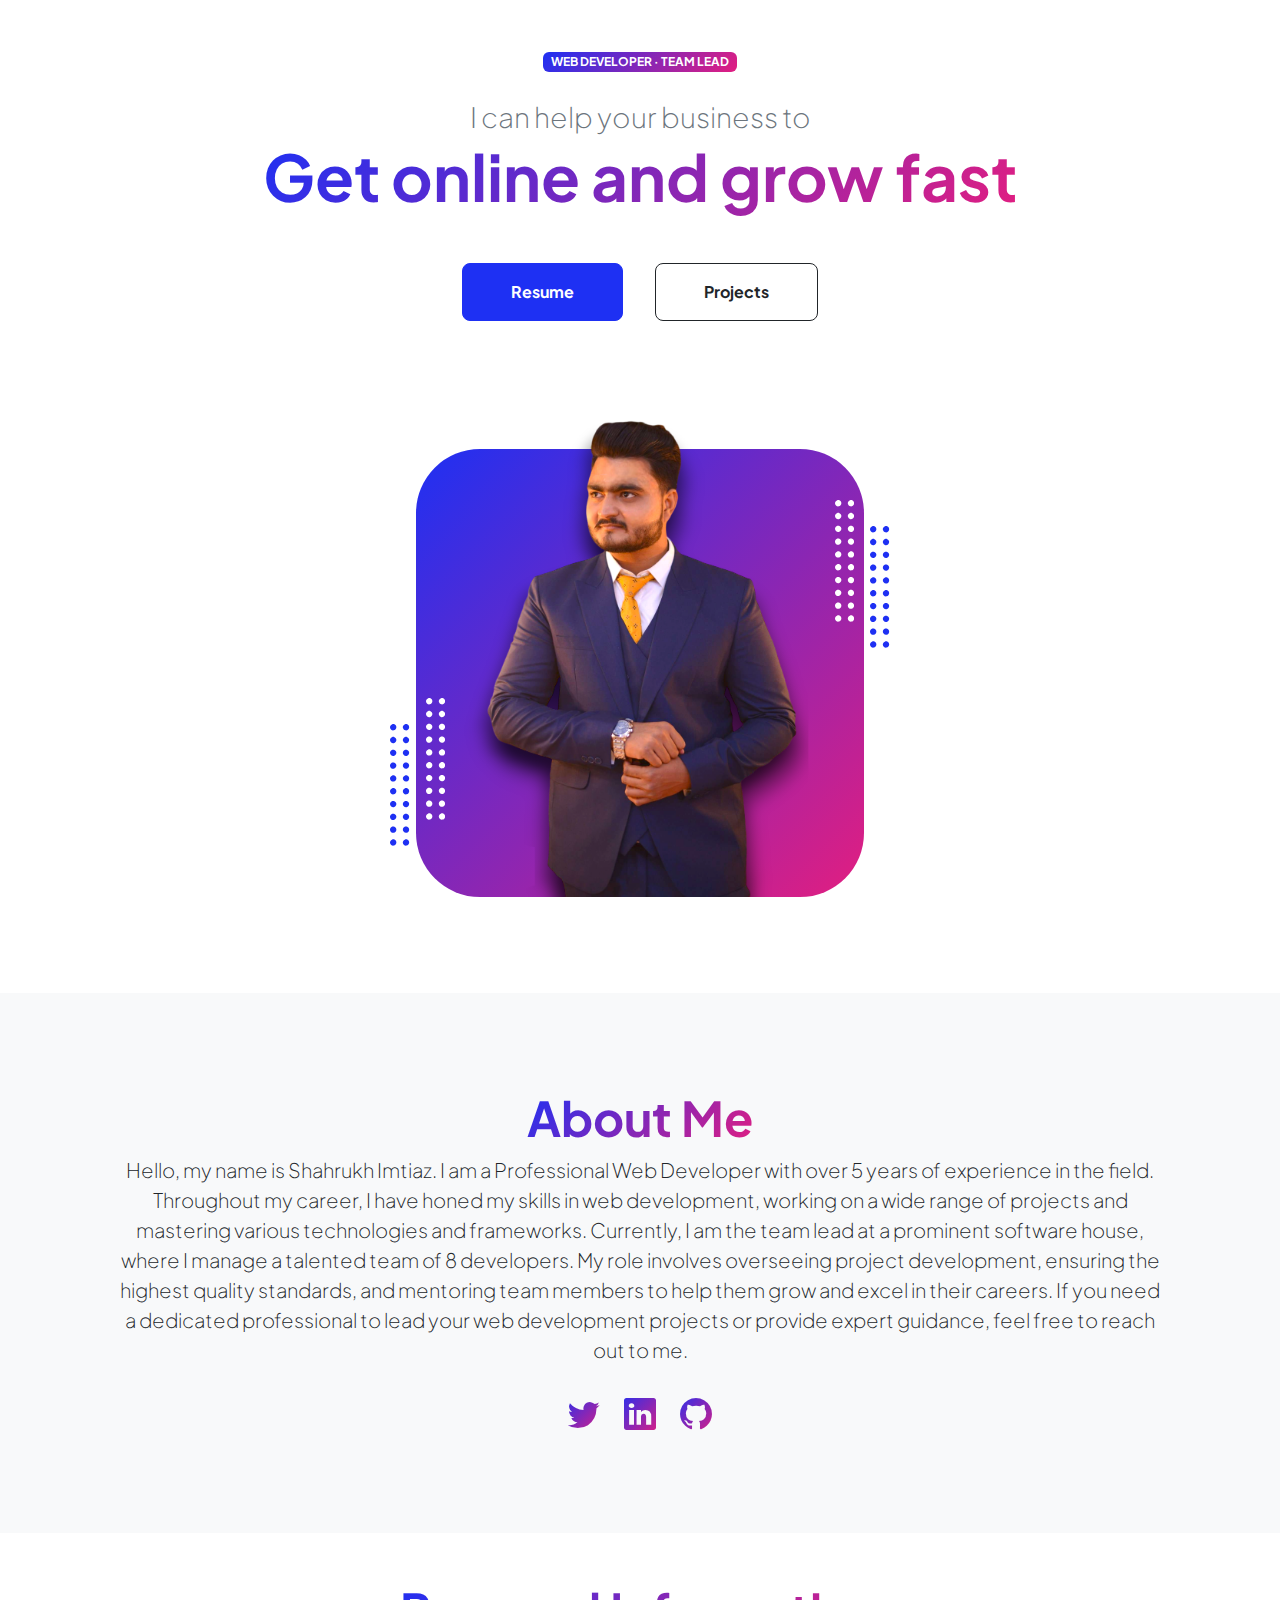
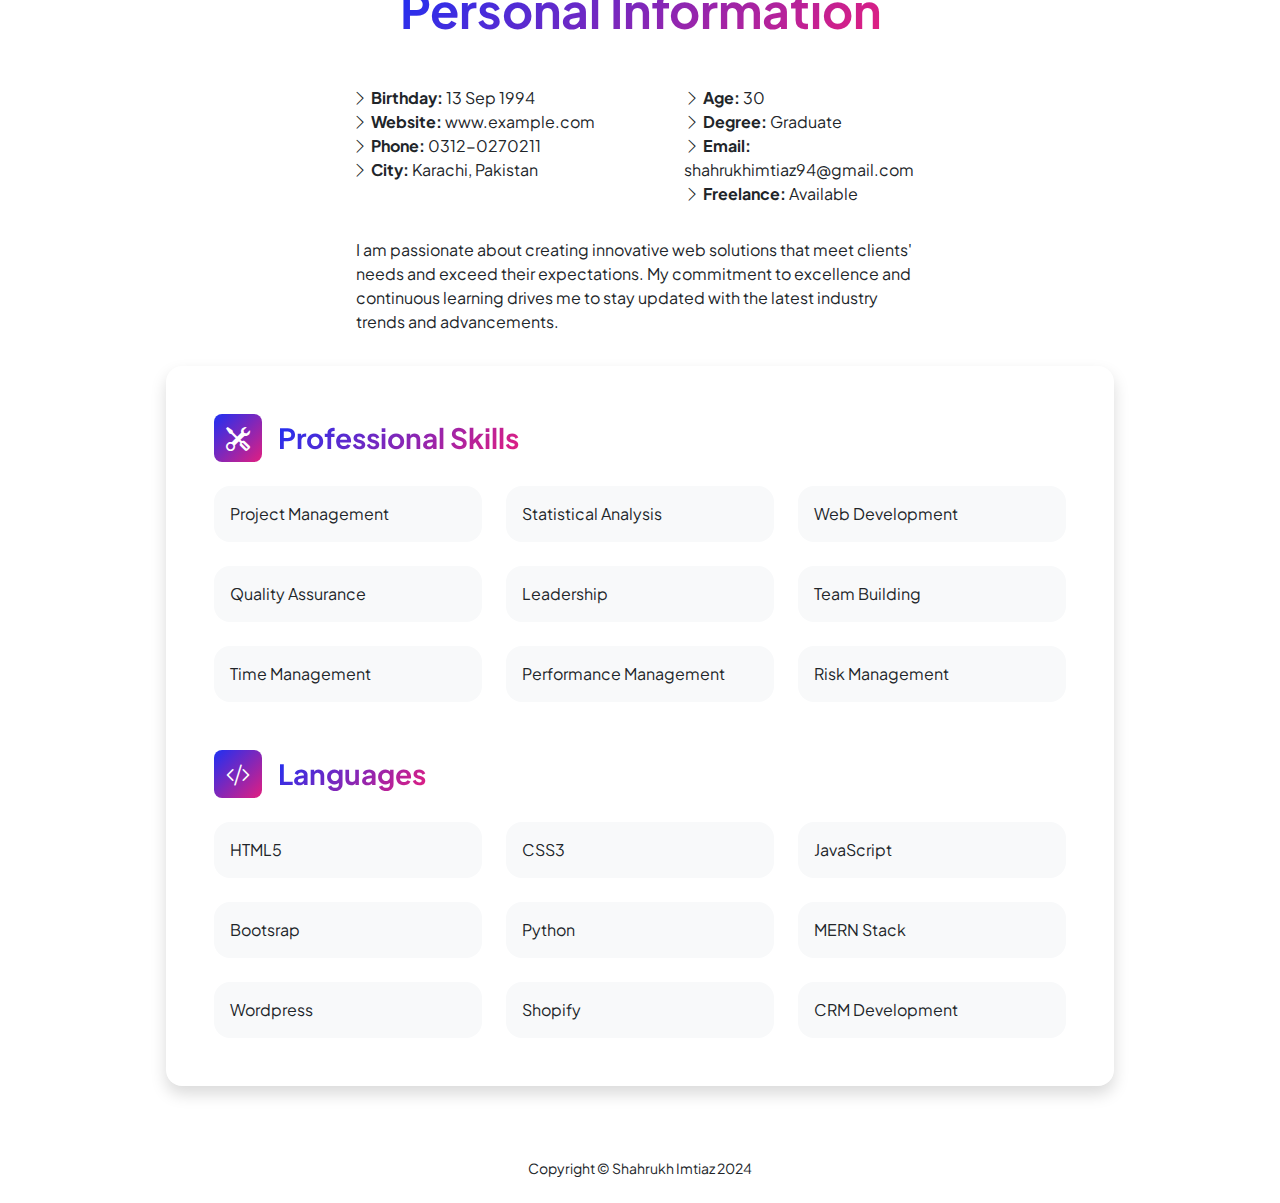
<file: index.html>
<!DOCTYPE html>
<html lang="en">
    <head>
        <meta charset="utf-8" />
        <meta name="viewport" content="width=device-width, initial-scale=1, shrink-to-fit=no" />
        <meta name="description" content="" />
        <meta name="author" content="" />
        <title>Personal - Start Bootstrap Theme</title>
        <!-- Favicon-->
        <link rel="icon" type="image/x-icon" href="assets/favicon.ico" />
        <!-- Custom Google font-->
        <link rel="preconnect" href="https://fonts.googleapis.com" />
        <link rel="preconnect" href="https://fonts.gstatic.com" crossorigin />
        <link href="https://fonts.googleapis.com/css2?family=Plus+Jakarta+Sans:wght@100;200;300;400;500;600;700;800;900&amp;display=swap" rel="stylesheet" />
        <!-- Bootstrap icons-->
        <link href="https://cdn.jsdelivr.net/npm/bootstrap-icons@1.8.1/font/bootstrap-icons.css" rel="stylesheet" />
        <!-- Core theme CSS (includes Bootstrap)-->
        <link href="css/styles.css" rel="stylesheet" />


    </head>
    <body class="d-flex flex-column h-100">
        <main class="flex-shrink-0">
           
            <!-- Header-->
            <header class="py-5">
                <div class="container px-5 pb-5">
                    <div class="row gx-5 align-items-center">
                        <div class="col-xxl-5">
                            <!-- Header text content-->
                            <div class="text-center text-xxl-start">
                                <div class="badge bg-gradient-primary-to-secondary text-white mb-4"><div class="text-uppercase">Web Developer &middot; Team Lead </div></div>
                                <div class="fs-3 fw-light text-muted">I can help your business to</div>
                                <h1 class="display-3 fw-bolder mb-5"><span class="text-gradient d-inline">Get online and grow fast</span></h1>
                                <div class="d-grid gap-3 d-sm-flex justify-content-sm-center justify-content-xxl-start mb-3">
                                    <a class="btn btn-primary btn-lg px-5 py-3 me-sm-3 fs-6 fw-bolder" href="resume.html">Resume</a>
                                    <a class="btn btn-outline-dark btn-lg px-5 py-3 fs-6 fw-bolder" href="projects.html">Projects</a>
                                </div>
                            </div>
                        </div>
                        <div class="col-xxl-7">
                            <!-- Header profile picture-->
                            <div class="d-flex justify-content-center mt-5 mt-xxl-0">
                                <div class="profile bg-gradient-primary-to-secondary">
                                    <!-- TIP: For best results, use a photo with a transparent background like the demo example below-->
                                    <!-- Watch a tutorial on how to do this on YouTube (link)-->
                                    <img class="profile-img" src="assets/profile.png" alt="..." />
                                    <div class="dots-1">
                                        <!-- SVG Dots-->
                                        <svg version="1.1" xmlns="http://www.w3.org/2000/svg" xmlns:xlink="http://www.w3.org/1999/xlink" x="0px" y="0px" viewBox="0 0 191.6 1215.4" style="enable-background: new 0 0 191.6 1215.4" xml:space="preserve">
                                            <g transform="translate(0.000000,1280.000000) scale(0.100000,-0.100000)">
                                                <path d="M227.7,12788.6c-105-35-200-141-222-248c-43-206,163-412,369-369c155,32,275,190,260,339c-11,105-90,213-190,262        C383.7,12801.6,289.7,12808.6,227.7,12788.6z"></path>
                                                <path d="M1507.7,12788.6c-151-50-253-216-222-362c25-119,136-230,254-255c194-41,395,142,375,339c-11,105-90,213-190,262        C1663.7,12801.6,1569.7,12808.6,1507.7,12788.6z"></path>
                                                <path d="M227.7,11508.6c-105-35-200-141-222-248c-43-206,163-412,369-369c155,32,275,190,260,339c-11,105-90,213-190,262        C383.7,11521.6,289.7,11528.6,227.7,11508.6z"></path>
                                                <path d="M1507.7,11508.6c-151-50-253-216-222-362c25-119,136-230,254-255c194-41,395,142,375,339c-11,105-90,213-190,262        C1663.7,11521.6,1569.7,11528.6,1507.7,11508.6z"></path>
                                                <path d="M227.7,10228.6c-105-35-200-141-222-248c-43-206,163-412,369-369c155,32,275,190,260,339c-11,105-90,213-190,262        C383.7,10241.6,289.7,10248.6,227.7,10228.6z"></path>
                                                <path d="M1507.7,10228.6c-105-35-200-141-222-248c-43-206,163-412,369-369c155,32,275,190,260,339c-11,105-90,213-190,262        C1663.7,10241.6,1569.7,10248.6,1507.7,10228.6z"></path>
                                                <path d="M227.7,8948.6c-105-35-200-141-222-248c-43-206,163-412,369-369c155,32,275,190,260,339c-11,105-90,213-190,262        C383.7,8961.6,289.7,8968.6,227.7,8948.6z"></path>
                                                <path d="M1507.7,8948.6c-105-35-200-141-222-248c-43-206,163-412,369-369c155,32,275,190,260,339c-11,105-90,213-190,262        C1663.7,8961.6,1569.7,8968.6,1507.7,8948.6z"></path>
                                                <path d="M227.7,7668.6c-105-35-200-141-222-248c-43-206,163-412,369-369c155,32,275,190,260,339c-11,105-90,213-190,262        C383.7,7681.6,289.7,7688.6,227.7,7668.6z"></path>
                                                <path d="M1507.7,7668.6c-105-35-200-141-222-248c-43-206,163-412,369-369c155,32,275,190,260,339c-11,105-90,213-190,262        C1663.7,7681.6,1569.7,7688.6,1507.7,7668.6z"></path>
                                                <path d="M227.7,6388.6c-105-35-200-141-222-248c-43-206,163-412,369-369c155,32,275,190,260,339c-11,105-90,213-190,262        C383.7,6401.6,289.7,6408.6,227.7,6388.6z"></path>
                                                <path d="M1507.7,6388.6c-105-35-200-141-222-248c-43-206,163-412,369-369c155,32,275,190,260,339c-11,105-90,213-190,262        C1663.7,6401.6,1569.7,6408.6,1507.7,6388.6z"></path>
                                                <path d="M227.7,5108.6c-105-35-200-141-222-248c-43-206,163-412,369-369c155,32,275,190,260,339c-11,105-90,213-190,262        C383.7,5121.6,289.7,5128.6,227.7,5108.6z"></path>
                                                <path d="M1507.7,5108.6c-105-35-200-141-222-248c-43-206,163-412,369-369c155,32,275,190,260,339c-11,105-90,213-190,262        C1663.7,5121.6,1569.7,5128.6,1507.7,5108.6z"></path>
                                                <path d="M227.7,3828.6c-105-35-200-141-222-248c-43-206,163-412,369-369c155,32,275,190,260,339c-11,105-90,213-190,262        C383.7,3841.6,289.7,3848.6,227.7,3828.6z"></path>
                                                <path d="M1507.7,3828.6c-105-35-200-141-222-248c-43-206,163-412,369-369c155,32,275,190,260,339c-11,105-90,213-190,262        C1663.7,3841.6,1569.7,3848.6,1507.7,3828.6z"></path>
                                                <path d="M227.7,2548.6c-105-35-200-141-222-248c-43-206,163-412,369-369c155,32,275,190,260,339c-11,105-90,213-190,262        C383.7,2561.6,289.7,2568.6,227.7,2548.6z"></path>
                                                <path d="M1507.7,2548.6c-105-35-200-141-222-248c-43-206,163-412,369-369c155,32,275,190,260,339c-11,105-90,213-190,262        C1663.7,2561.6,1569.7,2568.6,1507.7,2548.6z"></path>
                                                <path d="M227.7,1268.6c-105-35-200-141-222-248c-43-206,163-412,369-369c155,32,275,190,260,339c-11,105-90,213-190,262        C383.7,1281.6,289.7,1288.6,227.7,1268.6z"></path>
                                                <path d="M1507.7,1268.6c-105-35-200-141-222-248c-43-206,163-412,369-369c155,32,275,190,260,339c-11,105-90,213-190,262        C1663.7,1281.6,1569.7,1288.6,1507.7,1268.6z"></path>
                                            </g>
                                        </svg>
                                        <!-- END of SVG dots-->
                                    </div>
                                    <div class="dots-2">
                                        <!-- SVG Dots-->
                                        <svg version="1.1" xmlns="http://www.w3.org/2000/svg" xmlns:xlink="http://www.w3.org/1999/xlink" x="0px" y="0px" viewBox="0 0 191.6 1215.4" style="enable-background: new 0 0 191.6 1215.4" xml:space="preserve">
                                            <g transform="translate(0.000000,1280.000000) scale(0.100000,-0.100000)">
                                                <path d="M227.7,12788.6c-105-35-200-141-222-248c-43-206,163-412,369-369c155,32,275,190,260,339c-11,105-90,213-190,262        C383.7,12801.6,289.7,12808.6,227.7,12788.6z"></path>
                                                <path d="M1507.7,12788.6c-151-50-253-216-222-362c25-119,136-230,254-255c194-41,395,142,375,339c-11,105-90,213-190,262        C1663.7,12801.6,1569.7,12808.6,1507.7,12788.6z"></path>
                                                <path d="M227.7,11508.6c-105-35-200-141-222-248c-43-206,163-412,369-369c155,32,275,190,260,339c-11,105-90,213-190,262        C383.7,11521.6,289.7,11528.6,227.7,11508.6z"></path>
                                                <path d="M1507.7,11508.6c-151-50-253-216-222-362c25-119,136-230,254-255c194-41,395,142,375,339c-11,105-90,213-190,262        C1663.7,11521.6,1569.7,11528.6,1507.7,11508.6z"></path>
                                                <path d="M227.7,10228.6c-105-35-200-141-222-248c-43-206,163-412,369-369c155,32,275,190,260,339c-11,105-90,213-190,262        C383.7,10241.6,289.7,10248.6,227.7,10228.6z"></path>
                                                <path d="M1507.7,10228.6c-105-35-200-141-222-248c-43-206,163-412,369-369c155,32,275,190,260,339c-11,105-90,213-190,262        C1663.7,10241.6,1569.7,10248.6,1507.7,10228.6z"></path>
                                                <path d="M227.7,8948.6c-105-35-200-141-222-248c-43-206,163-412,369-369c155,32,275,190,260,339c-11,105-90,213-190,262        C383.7,8961.6,289.7,8968.6,227.7,8948.6z"></path>
                                                <path d="M1507.7,8948.6c-105-35-200-141-222-248c-43-206,163-412,369-369c155,32,275,190,260,339c-11,105-90,213-190,262        C1663.7,8961.6,1569.7,8968.6,1507.7,8948.6z"></path>
                                                <path d="M227.7,7668.6c-105-35-200-141-222-248c-43-206,163-412,369-369c155,32,275,190,260,339c-11,105-90,213-190,262        C383.7,7681.6,289.7,7688.6,227.7,7668.6z"></path>
                                                <path d="M1507.7,7668.6c-105-35-200-141-222-248c-43-206,163-412,369-369c155,32,275,190,260,339c-11,105-90,213-190,262        C1663.7,7681.6,1569.7,7688.6,1507.7,7668.6z"></path>
                                                <path d="M227.7,6388.6c-105-35-200-141-222-248c-43-206,163-412,369-369c155,32,275,190,260,339c-11,105-90,213-190,262        C383.7,6401.6,289.7,6408.6,227.7,6388.6z"></path>
                                                <path d="M1507.7,6388.6c-105-35-200-141-222-248c-43-206,163-412,369-369c155,32,275,190,260,339c-11,105-90,213-190,262        C1663.7,6401.6,1569.7,6408.6,1507.7,6388.6z"></path>
                                                <path d="M227.7,5108.6c-105-35-200-141-222-248c-43-206,163-412,369-369c155,32,275,190,260,339c-11,105-90,213-190,262        C383.7,5121.6,289.7,5128.6,227.7,5108.6z"></path>
                                                <path d="M1507.7,5108.6c-105-35-200-141-222-248c-43-206,163-412,369-369c155,32,275,190,260,339c-11,105-90,213-190,262        C1663.7,5121.6,1569.7,5128.6,1507.7,5108.6z"></path>
                                                <path d="M227.7,3828.6c-105-35-200-141-222-248c-43-206,163-412,369-369c155,32,275,190,260,339c-11,105-90,213-190,262        C383.7,3841.6,289.7,3848.6,227.7,3828.6z"></path>
                                                <path d="M1507.7,3828.6c-105-35-200-141-222-248c-43-206,163-412,369-369c155,32,275,190,260,339c-11,105-90,213-190,262        C1663.7,3841.6,1569.7,3848.6,1507.7,3828.6z"></path>
                                                <path d="M227.7,2548.6c-105-35-200-141-222-248c-43-206,163-412,369-369c155,32,275,190,260,339c-11,105-90,213-190,262        C383.7,2561.6,289.7,2568.6,227.7,2548.6z"></path>
                                                <path d="M1507.7,2548.6c-105-35-200-141-222-248c-43-206,163-412,369-369c155,32,275,190,260,339c-11,105-90,213-190,262        C1663.7,2561.6,1569.7,2568.6,1507.7,2548.6z"></path>
                                                <path d="M227.7,1268.6c-105-35-200-141-222-248c-43-206,163-412,369-369c155,32,275,190,260,339c-11,105-90,213-190,262        C383.7,1281.6,289.7,1288.6,227.7,1268.6z"></path>
                                                <path d="M1507.7,1268.6c-105-35-200-141-222-248c-43-206,163-412,369-369c155,32,275,190,260,339c-11,105-90,213-190,262        C1663.7,1281.6,1569.7,1288.6,1507.7,1268.6z"></path>
                                            </g>
                                        </svg>
                                        <!-- END of SVG dots-->
                                    </div>
                                    <div class="dots-3">
                                        <!-- SVG Dots-->
                                        <svg version="1.1" xmlns="http://www.w3.org/2000/svg" xmlns:xlink="http://www.w3.org/1999/xlink" x="0px" y="0px" viewBox="0 0 191.6 1215.4" style="enable-background: new 0 0 191.6 1215.4" xml:space="preserve">
                                            <g transform="translate(0.000000,1280.000000) scale(0.100000,-0.100000)">
                                                <path d="M227.7,12788.6c-105-35-200-141-222-248c-43-206,163-412,369-369c155,32,275,190,260,339c-11,105-90,213-190,262        C383.7,12801.6,289.7,12808.6,227.7,12788.6z"></path>
                                                <path d="M1507.7,12788.6c-151-50-253-216-222-362c25-119,136-230,254-255c194-41,395,142,375,339c-11,105-90,213-190,262        C1663.7,12801.6,1569.7,12808.6,1507.7,12788.6z"></path>
                                                <path d="M227.7,11508.6c-105-35-200-141-222-248c-43-206,163-412,369-369c155,32,275,190,260,339c-11,105-90,213-190,262        C383.7,11521.6,289.7,11528.6,227.7,11508.6z"></path>
                                                <path d="M1507.7,11508.6c-151-50-253-216-222-362c25-119,136-230,254-255c194-41,395,142,375,339c-11,105-90,213-190,262        C1663.7,11521.6,1569.7,11528.6,1507.7,11508.6z"></path>
                                                <path d="M227.7,10228.6c-105-35-200-141-222-248c-43-206,163-412,369-369c155,32,275,190,260,339c-11,105-90,213-190,262        C383.7,10241.6,289.7,10248.6,227.7,10228.6z"></path>
                                                <path d="M1507.7,10228.6c-105-35-200-141-222-248c-43-206,163-412,369-369c155,32,275,190,260,339c-11,105-90,213-190,262        C1663.7,10241.6,1569.7,10248.6,1507.7,10228.6z"></path>
                                                <path d="M227.7,8948.6c-105-35-200-141-222-248c-43-206,163-412,369-369c155,32,275,190,260,339c-11,105-90,213-190,262        C383.7,8961.6,289.7,8968.6,227.7,8948.6z"></path>
                                                <path d="M1507.7,8948.6c-105-35-200-141-222-248c-43-206,163-412,369-369c155,32,275,190,260,339c-11,105-90,213-190,262        C1663.7,8961.6,1569.7,8968.6,1507.7,8948.6z"></path>
                                                <path d="M227.7,7668.6c-105-35-200-141-222-248c-43-206,163-412,369-369c155,32,275,190,260,339c-11,105-90,213-190,262        C383.7,7681.6,289.7,7688.6,227.7,7668.6z"></path>
                                                <path d="M1507.7,7668.6c-105-35-200-141-222-248c-43-206,163-412,369-369c155,32,275,190,260,339c-11,105-90,213-190,262        C1663.7,7681.6,1569.7,7688.6,1507.7,7668.6z"></path>
                                                <path d="M227.7,6388.6c-105-35-200-141-222-248c-43-206,163-412,369-369c155,32,275,190,260,339c-11,105-90,213-190,262        C383.7,6401.6,289.7,6408.6,227.7,6388.6z"></path>
                                                <path d="M1507.7,6388.6c-105-35-200-141-222-248c-43-206,163-412,369-369c155,32,275,190,260,339c-11,105-90,213-190,262        C1663.7,6401.6,1569.7,6408.6,1507.7,6388.6z"></path>
                                                <path d="M227.7,5108.6c-105-35-200-141-222-248c-43-206,163-412,369-369c155,32,275,190,260,339c-11,105-90,213-190,262        C383.7,5121.6,289.7,5128.6,227.7,5108.6z"></path>
                                                <path d="M1507.7,5108.6c-105-35-200-141-222-248c-43-206,163-412,369-369c155,32,275,190,260,339c-11,105-90,213-190,262        C1663.7,5121.6,1569.7,5128.6,1507.7,5108.6z"></path>
                                                <path d="M227.7,3828.6c-105-35-200-141-222-248c-43-206,163-412,369-369c155,32,275,190,260,339c-11,105-90,213-190,262        C383.7,3841.6,289.7,3848.6,227.7,3828.6z"></path>
                                                <path d="M1507.7,3828.6c-105-35-200-141-222-248c-43-206,163-412,369-369c155,32,275,190,260,339c-11,105-90,213-190,262        C1663.7,3841.6,1569.7,3848.6,1507.7,3828.6z"></path>
                                                <path d="M227.7,2548.6c-105-35-200-141-222-248c-43-206,163-412,369-369c155,32,275,190,260,339c-11,105-90,213-190,262        C383.7,2561.6,289.7,2568.6,227.7,2548.6z"></path>
                                                <path d="M1507.7,2548.6c-105-35-200-141-222-248c-43-206,163-412,369-369c155,32,275,190,260,339c-11,105-90,213-190,262        C1663.7,2561.6,1569.7,2568.6,1507.7,2548.6z"></path>
                                                <path d="M227.7,1268.6c-105-35-200-141-222-248c-43-206,163-412,369-369c155,32,275,190,260,339c-11,105-90,213-190,262        C383.7,1281.6,289.7,1288.6,227.7,1268.6z"></path>
                                                <path d="M1507.7,1268.6c-105-35-200-141-222-248c-43-206,163-412,369-369c155,32,275,190,260,339c-11,105-90,213-190,262        C1663.7,1281.6,1569.7,1288.6,1507.7,1268.6z"></path>
                                            </g>
                                        </svg>
                                        <!-- END of SVG dots-->
                                    </div>
                                    <div class="dots-4">
                                        <!-- SVG Dots-->
                                        <svg version="1.1" xmlns="http://www.w3.org/2000/svg" xmlns:xlink="http://www.w3.org/1999/xlink" x="0px" y="0px" viewBox="0 0 191.6 1215.4" style="enable-background: new 0 0 191.6 1215.4" xml:space="preserve">
                                            <g transform="translate(0.000000,1280.000000) scale(0.100000,-0.100000)">
                                                <path d="M227.7,12788.6c-105-35-200-141-222-248c-43-206,163-412,369-369c155,32,275,190,260,339c-11,105-90,213-190,262        C383.7,12801.6,289.7,12808.6,227.7,12788.6z"></path>
                                                <path d="M1507.7,12788.6c-151-50-253-216-222-362c25-119,136-230,254-255c194-41,395,142,375,339c-11,105-90,213-190,262        C1663.7,12801.6,1569.7,12808.6,1507.7,12788.6z"></path>
                                                <path d="M227.7,11508.6c-105-35-200-141-222-248c-43-206,163-412,369-369c155,32,275,190,260,339c-11,105-90,213-190,262        C383.7,11521.6,289.7,11528.6,227.7,11508.6z"></path>
                                                <path d="M1507.7,11508.6c-151-50-253-216-222-362c25-119,136-230,254-255c194-41,395,142,375,339c-11,105-90,213-190,262        C1663.7,11521.6,1569.7,11528.6,1507.7,11508.6z"></path>
                                                <path d="M227.7,10228.6c-105-35-200-141-222-248c-43-206,163-412,369-369c155,32,275,190,260,339c-11,105-90,213-190,262        C383.7,10241.6,289.7,10248.6,227.7,10228.6z"></path>
                                                <path d="M1507.7,10228.6c-105-35-200-141-222-248c-43-206,163-412,369-369c155,32,275,190,260,339c-11,105-90,213-190,262        C1663.7,10241.6,1569.7,10248.6,1507.7,10228.6z"></path>
                                                <path d="M227.7,8948.6c-105-35-200-141-222-248c-43-206,163-412,369-369c155,32,275,190,260,339c-11,105-90,213-190,262        C383.7,8961.6,289.7,8968.6,227.7,8948.6z"></path>
                                                <path d="M1507.7,8948.6c-105-35-200-141-222-248c-43-206,163-412,369-369c155,32,275,190,260,339c-11,105-90,213-190,262        C1663.7,8961.6,1569.7,8968.6,1507.7,8948.6z"></path>
                                                <path d="M227.7,7668.6c-105-35-200-141-222-248c-43-206,163-412,369-369c155,32,275,190,260,339c-11,105-90,213-190,262        C383.7,7681.6,289.7,7688.6,227.7,7668.6z"></path>
                                                <path d="M1507.7,7668.6c-105-35-200-141-222-248c-43-206,163-412,369-369c155,32,275,190,260,339c-11,105-90,213-190,262        C1663.7,7681.6,1569.7,7688.6,1507.7,7668.6z"></path>
                                                <path d="M227.7,6388.6c-105-35-200-141-222-248c-43-206,163-412,369-369c155,32,275,190,260,339c-11,105-90,213-190,262        C383.7,6401.6,289.7,6408.6,227.7,6388.6z"></path>
                                                <path d="M1507.7,6388.6c-105-35-200-141-222-248c-43-206,163-412,369-369c155,32,275,190,260,339c-11,105-90,213-190,262        C1663.7,6401.6,1569.7,6408.6,1507.7,6388.6z"></path>
                                                <path d="M227.7,5108.6c-105-35-200-141-222-248c-43-206,163-412,369-369c155,32,275,190,260,339c-11,105-90,213-190,262        C383.7,5121.6,289.7,5128.6,227.7,5108.6z"></path>
                                                <path d="M1507.7,5108.6c-105-35-200-141-222-248c-43-206,163-412,369-369c155,32,275,190,260,339c-11,105-90,213-190,262        C1663.7,5121.6,1569.7,5128.6,1507.7,5108.6z"></path>
                                                <path d="M227.7,3828.6c-105-35-200-141-222-248c-43-206,163-412,369-369c155,32,275,190,260,339c-11,105-90,213-190,262        C383.7,3841.6,289.7,3848.6,227.7,3828.6z"></path>
                                                <path d="M1507.7,3828.6c-105-35-200-141-222-248c-43-206,163-412,369-369c155,32,275,190,260,339c-11,105-90,213-190,262        C1663.7,3841.6,1569.7,3848.6,1507.7,3828.6z"></path>
                                                <path d="M227.7,2548.6c-105-35-200-141-222-248c-43-206,163-412,369-369c155,32,275,190,260,339c-11,105-90,213-190,262        C383.7,2561.6,289.7,2568.6,227.7,2548.6z"></path>
                                                <path d="M1507.7,2548.6c-105-35-200-141-222-248c-43-206,163-412,369-369c155,32,275,190,260,339c-11,105-90,213-190,262        C1663.7,2561.6,1569.7,2568.6,1507.7,2548.6z"></path>
                                                <path d="M227.7,1268.6c-105-35-200-141-222-248c-43-206,163-412,369-369c155,32,275,190,260,339c-11,105-90,213-190,262        C383.7,1281.6,289.7,1288.6,227.7,1268.6z"></path>
                                                <path d="M1507.7,1268.6c-105-35-200-141-222-248c-43-206,163-412,369-369c155,32,275,190,260,339c-11,105-90,213-190,262        C1663.7,1281.6,1569.7,1288.6,1507.7,1268.6z"></path>
                                            </g>
                                        </svg>
                                        <!-- END of SVG dots-->
                                    </div>
                                </div>
                            </div>
                        </div>
                    </div>
                </div>
            </header>
            <!-- About Section-->
            <section class="bg-light py-5">
                <div class="container px-5">
                    <div class="row gx-5 justify-content-center">
                        <div class="col-xxl-8">
                            <div class="text-center my-5">
                                <h2 class="display-5 fw-bolder"><span class="text-gradient d-inline">About Me</span></h2>
                                <p class="lead fw-light mb-4">Hello, my name is Shahrukh Imtiaz. I am a Professional Web Developer with over 5 years of experience in the field. Throughout my career, I have honed my skills in web development, working on a wide range of projects and mastering various technologies and frameworks. Currently, I am the team lead at a prominent software house, where I manage a talented team of 8 developers. My role involves overseeing project development, ensuring the highest quality standards, and mentoring team members to help them grow and excel in their careers. If you need a dedicated professional to lead your web development projects or provide expert guidance, feel free to reach out to me.</p>
                            <div class="d-flex justify-content-center fs-2 gap-4">
                                    <a class="text-gradient" href="#"><i class="bi bi-twitter"></i></a>
                                    <a class="text-gradient" href="#"><i class="bi bi-linkedin"></i></a>
                                    <a class="text-gradient" href="#"><i class="bi bi-github"></i></a>
                                </div>
                            </div>
                        </div>
                    </div>
                </div>
            </section>
            <div class="col-lg-6 content mx-auto d-flex justify-content-center mt-5 align-items-center flex-column  ">
                <h2 class="display-5 fw-bolder text-gradient d-inline mb-5">Personal Information</h2>
           
                <div class="row">
                  <div class="col-lg-6 col-md-6 col-12">
                    <ul class="list-style-class">
                      <li><i class="bi bi-chevron-right"></i> <strong>Birthday:</strong> <span>13 Sep 1994</span></li>
                      <li><i class="bi bi-chevron-right"></i> <strong>Website:</strong> <span>www.example.com</span></li>
                      <li><i class="bi bi-chevron-right"></i> <strong>Phone:</strong> <span>0312-0270211</span></li>
                      <li><i class="bi bi-chevron-right"></i> <strong>City:</strong> <span>Karachi, Pakistan</span></li>
                    </ul>
                  </div>
                  <div class="col-lg-6 col-md-6 col-12 ">
                    <ul class="list-style-class">
                      <li><i class="bi bi-chevron-right"></i> <strong>Age:</strong> <span>30</span></li>
                      <li><i class="bi bi-chevron-right"></i> <strong>Degree:</strong> <span>Graduate</span></li>
                      <li><i class="bi bi-chevron-right"></i> <strong>Email:</strong> <span>shahrukhimtiaz94@gmail.com</span></li>
                      <li><i class="bi bi-chevron-right"></i> <strong>Freelance:</strong> <span>Available</span></li>
                    </ul>
                           
                </div>
                <p class="py-3 px-5">
                  I am passionate about creating innovative web solutions that meet clients' needs and exceed their expectations. My commitment to excellence and continuous learning drives me to stay updated with the latest industry trends and advancements.
                </p>
              </div>
            </div> 
                 <!-- Skills Section-->
                 <section>
                   <div class="row gx-5 justify-content-center">
                    <div class="col-lg-11 col-xl-9 col-xxl-8">
                    <!-- Skillset Card-->
                    <div class="card shadow border-0 rounded-4 mb-5">
                        <div class="card-body p-5">
                            <!-- Professional skills list-->
                            <div class="mb-5">
                                <div class="d-flex align-items-center mb-4">
                                    <div class="feature bg-primary bg-gradient-primary-to-secondary text-white rounded-3 me-3"><i class="bi bi-tools"></i></div>
                                    <h3 class="fw-bolder mb-0"><span class="text-gradient d-inline">Professional Skills</span></h3>
                                </div>
                                <div class="row row-cols-1 row-cols-md-3 mb-4">
                                    <div class="col mb-4 mb-md-0"><div class="d-flex align-items-center bg-light rounded-4 p-3 h-100">Project Management</div></div>
                                    <div class="col mb-4 mb-md-0"><div class="d-flex align-items-center bg-light rounded-4 p-3 h-100">Statistical Analysis</div></div>
                                    <div class="col"><div class="d-flex align-items-center bg-light rounded-4 p-3 h-100">Web Development</div></div>
                                </div>
                                <div class="row row-cols-1 row-cols-md-3 mb-4">
                                    <div class="col mb-4 mb-md-0"><div class="d-flex align-items-center bg-light rounded-4 p-3 h-100">Quality Assurance</div></div>
                                    <div class="col mb-4 mb-md-0"><div class="d-flex align-items-center bg-light rounded-4 p-3 h-100">Leadership</div></div>
                                    <div class="col"><div class="d-flex align-items-center bg-light rounded-4 p-3 h-100">Team Building</div></div>
                                </div>
                                <div class="row row-cols-1 row-cols-md-3">
                                    <div class="col mb-4 mb-md-0"><div class="d-flex align-items-center bg-light rounded-4 p-3 h-100">Time Management</div></div>
                                    <div class="col mb-4 mb-md-0"><div class="d-flex align-items-center bg-light rounded-4 p-3 h-100">Performance Management</div></div>
                                    <div class="col"><div class="d-flex align-items-center bg-light rounded-4 p-3 h-100">Risk Management</div></div>
                                </div>
                            </div>
                            <!-- Languages list-->
                            <div class="mb-0">
                                <div class="d-flex align-items-center mb-4">
                                    <div class="feature bg-primary bg-gradient-primary-to-secondary text-white rounded-3 me-3"><i class="bi bi-code-slash"></i></div>
                                    <h3 class="fw-bolder mb-0"><span class="text-gradient d-inline">Languages</span></h3>
                                </div>
                                <div class="row row-cols-1 row-cols-md-3 mb-4">
                                    <div class="col mb-4 mb-md-0"><div class="d-flex align-items-center bg-light rounded-4 p-3 h-100">HTML5</div></div>
                                    <div class="col mb-4 mb-md-0"><div class="d-flex align-items-center bg-light rounded-4 p-3 h-100">CSS3</div></div>
                                    <div class="col"><div class="d-flex align-items-center bg-light rounded-4 p-3 h-100">JavaScript</div></div>
                                </div>
                                <div class="row row-cols-1 row-cols-md-3 mb-4">
                                    <div class="col mb-4 mb-md-0"><div class="d-flex align-items-center bg-light rounded-4 p-3 h-100">Bootsrap</div></div>
                                    <div class="col mb-4 mb-md-0"><div class="d-flex align-items-center bg-light rounded-4 p-3 h-100">Python</div></div>
                                    <div class="col"><div class="d-flex align-items-center bg-light rounded-4 p-3 h-100">MERN Stack</div></div>
                                </div>

                                <div class="row row-cols-1 row-cols-md-3">
                                    <div class="col mb-4 mb-md-0"><div class="d-flex align-items-center bg-light rounded-4 p-3 h-100">Wordpress</div></div>
                                    <div class="col mb-4 mb-md-0"><div class="d-flex align-items-center bg-light rounded-4 p-3 h-100">Shopify</div></div>
                                    <div class="col"><div class="d-flex align-items-center bg-light rounded-4 p-3 h-100">CRM Development</div></div>
                                </div>
                            </div>
                        </div>
                    </div>
                </div>
                </div>
                </section>


        </main>
        <!-- Footer-->
        <footer class="bg-white py-4 mt-auto">
            <div class="container px-5">
                <div class="row align-items-center justify-content-between flex-column flex-sm-row">
                    <div class="col-auto mx-auto"><div class="small m-0">Copyright &copy; Shahrukh Imtiaz 2024</div></div>
                    
                </div>
            </div>
        </footer>
        <!-- Bootstrap core JS-->
        <script src="https://cdn.jsdelivr.net/npm/bootstrap@5.2.3/dist/js/bootstrap.bundle.min.js"></script>

        <!-- Core theme JS-->
        <script src="js/scripts.js"></script>
    </body>
</html>
</file>
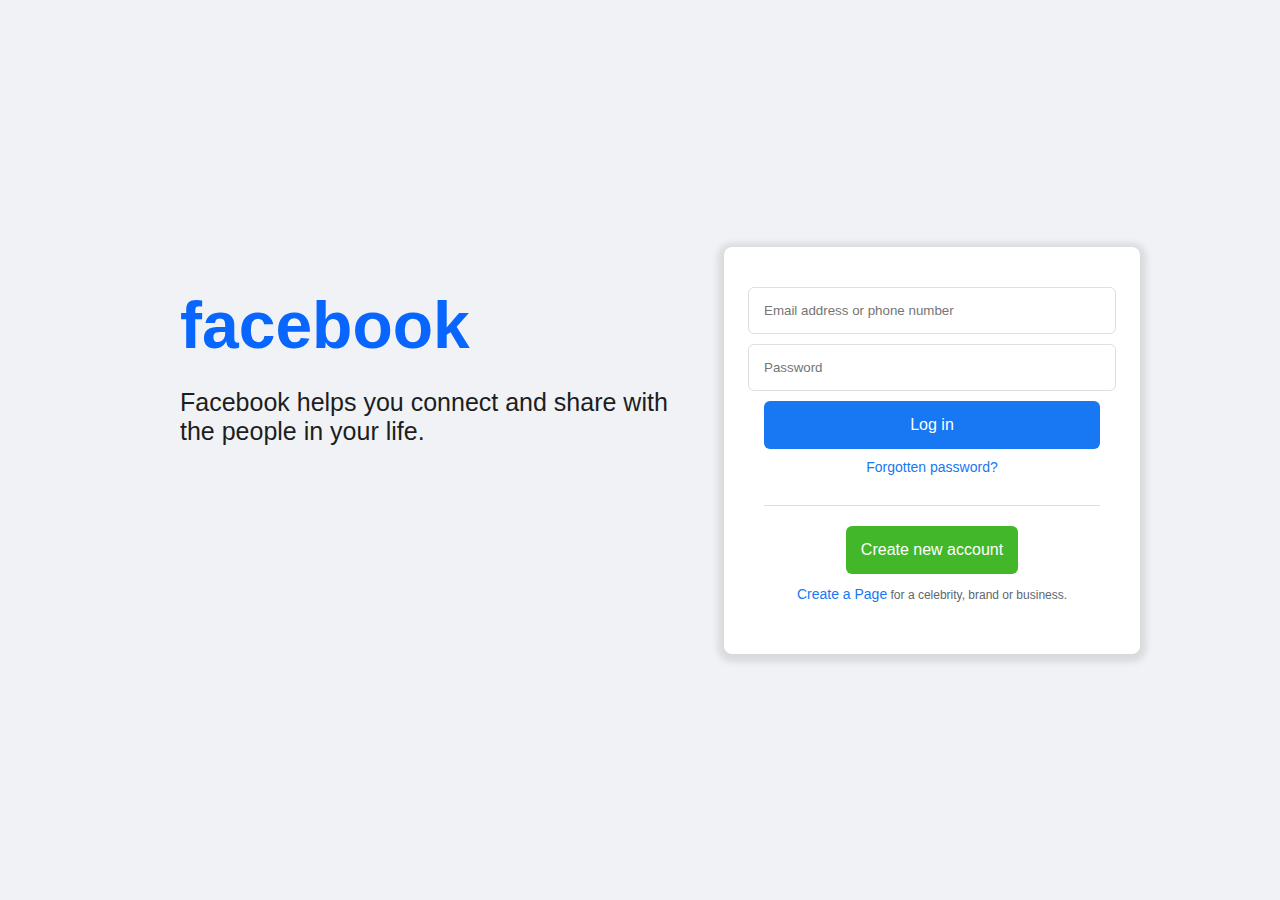
<file: Assigment-4th--main/index.html>
<!DOCTYPE html>
<html lang="en">
<head>
    <title>Facebook Login Page</title>
    <meta name="viewport" content="width=device-width, initial-scale=1.0">
    <link rel="stylesheet" href="style.css">
</head>
<body>
    <div class="container">
        <div class="left-section">
            <h1>facebook</h1>
            <p>Facebook helps you connect and share with the people in your life.</p>
        </div>
        <div class="right-section">
            <form>
                <input type="text" placeholder="Email address or phone number">
                <input type="password" placeholder="Password">
                <button type="submit" class="login-btn">Log in</button>
                <a href="#">Forgotten password?</a>
                <hr>
                <button type="button" class="create-account">Create new account</button>
            </form>
            <p><a href="#">Create a Page</a> for a celebrity, brand or business.</p>
        </div>
    </div>
</body>
</html>
</file>
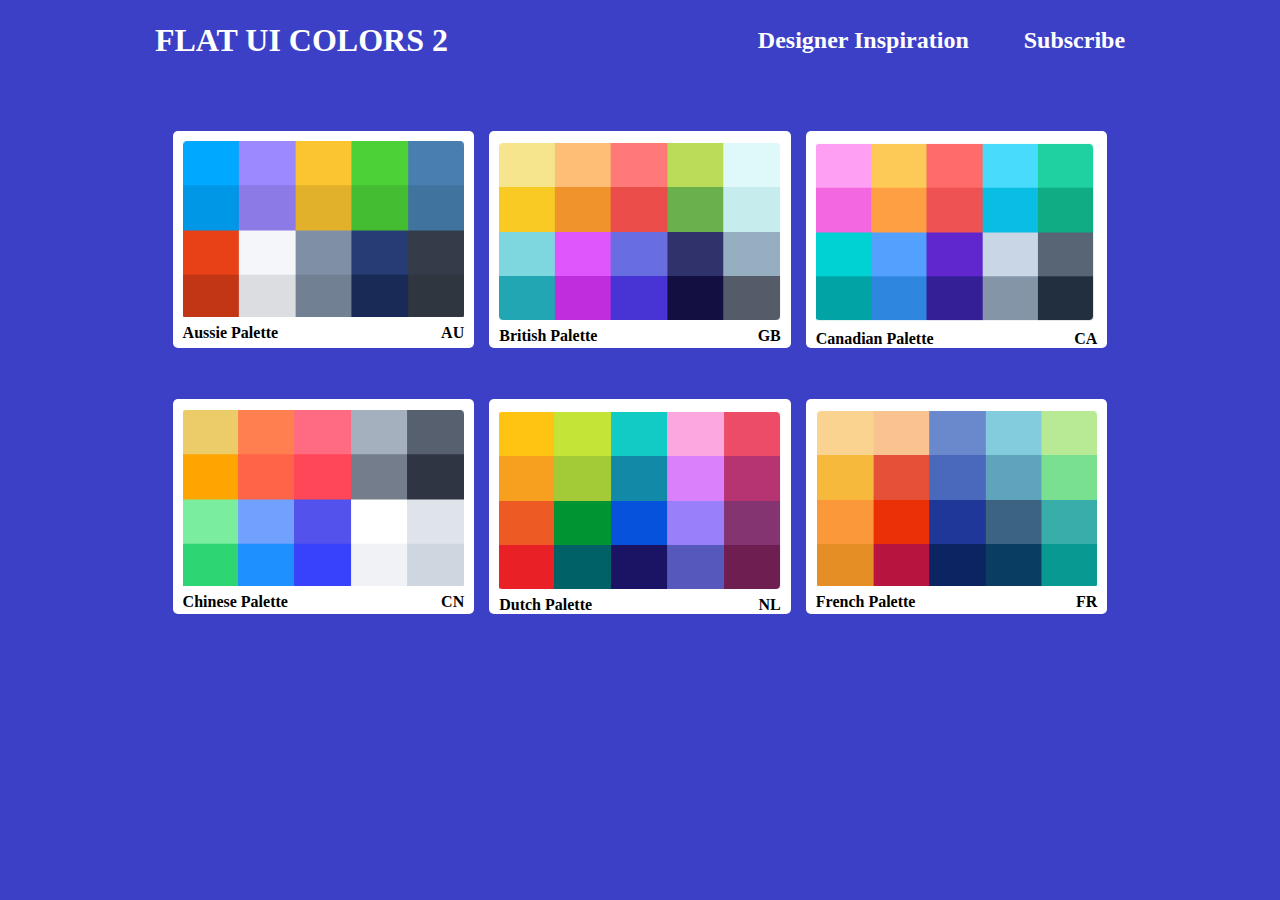
<file: Assigment-6th-main/index.html>
<!DOCTYPE html>
<html lang="en">
<head>
    <meta charset="UTF-8">
    <meta name="viewport" content="width=device-width, initial-scale=1.0">
    <link rel="stylesheet" href="style.css">
    <title>Color Palletes</title>
</head>
<body>
    <div class="container">
        <header>
            <div class="logo">
                <h1>FLAT UI COLORS 2</h1>
            </div>
            <div class="subscribe-sec">
              <h2> Designer Inspiration</h2>
              <h2>Subscribe</h2>
            </div>
        </header>
        <div class="box-parent">
            <div class="box">
                <a href="./pages/Aussie Palette/index.html">
                <img src="assets/1.png" alt="">
                <div class="box-content">
                    <p>Aussie Palette</p>
                    <p>AU</p>
                </div>
            </a>

            </div>
            <div class="box">
                <a href="./pages/British Palette/index.html">
                <img src="assets/2.png" alt="">
                <div class="box-content">
                    <p>British Palette</p>
                    <p>GB</p>
                </div>
            </a>
            </div>
            
            <div class="box">
                <a href="./pages/Canadian Palette/index.html">
                <img src="assets/3.png" alt="">
                <div class="box-content">
                    <p>Canadian Palette </p>
                    <p>CA</p>
                </div>    
                </a>
            </div>
           
        </div>
        <div class="box-parent">
            <div class="box">
                <a href="./pages/Chinese Palette/index.html">
                <img src="assets/4.png" alt="">
                <div class="box-content">
                    <p>Chinese Palette    </p>
                    <p>CN</p>
                </div>
                 </a>
            </div>
            <div class="box">
                <a href="./pages/Dutch Palette/index.html">
                <img src="assets/5.png" alt="">
                <div class="box-content">
                    <p>Dutch Palette</p>
                    <p>NL</p>
                </div>
                </a>
            </div>
            <div class="box">
                <a href="./pages/French Palette/index.html">
                <img src="assets/6.png" alt="">
                <div class="box-content">
                    <p>French Palette
                    </p>
                    <p>FR</p>
                </div>    
                </a>
            </div>
           
        </div>
        
    </div>
</body>
</html>
<!-- 

German Palette🇩🇪
Indian Palette🇮🇳
Russian Palette🇷🇺
Spanish Palette🇪🇸
Swedish Palette🇸🇪
Turkish Palette🇹🇷 -->
</file>
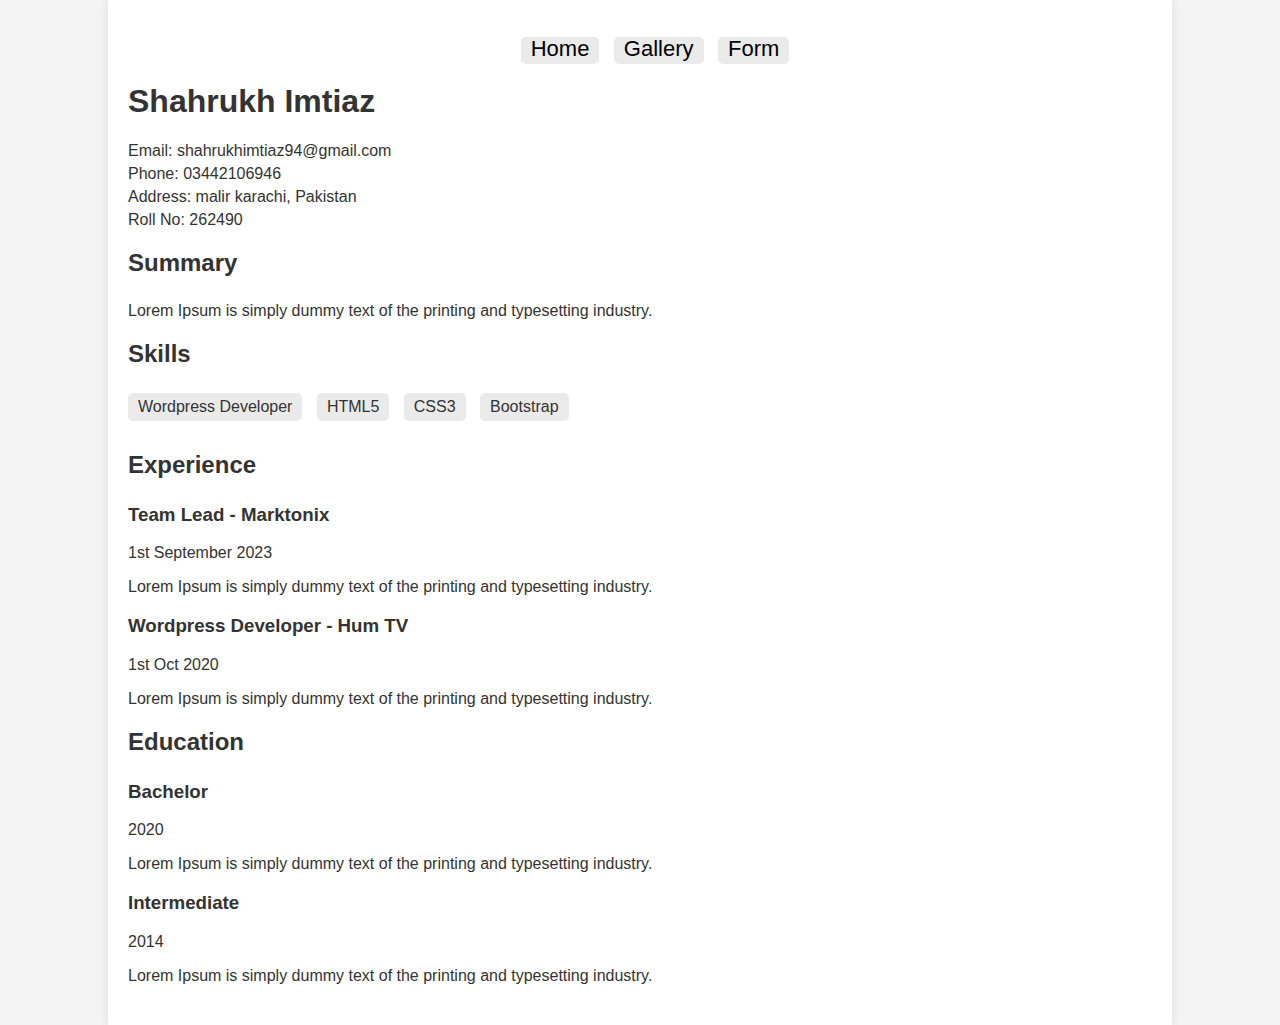
<file: Assignment-2-main/index.html>
<!DOCTYPE html>
<html lang="en">
<head>
    <meta charset="UTF-8">
    <meta name="viewport" content="width=device-width, initial-scale=1.0">
    <title>CV - Your Name</title>

    <link rel="stylesheet" href="./assets/stylesheet.css">
</head>
<body>
    <div class="container">
        <header>
            <ul>
                <li><a href="./index.html">Home</a></li>
                <li><a href="./pages/gallery.html"> Gallery</a></li>
                <li><a href="pages/form.html">Form</a></li>
            </ul>
        </header>
        <div class="contact-info">
            <h1>Shahrukh Imtiaz</h1>
            <p>Email: shahrukhimtiaz94@gmail.com</p>
            <p>Phone: 03442106946</p>
            <p>Address: malir karachi, Pakistan</p>
            <p>Roll No: 262490</p>
        </div>
        <section class="summary">
            <h2>Summary</h2>
            <p>Lorem Ipsum is simply dummy text of the printing and typesetting industry. </p>
        </section>
        <section class="skills">
            <h2>Skills</h2>
            <ul>
                <li>Wordpress Developer</li>
                <li>HTML5</li>
                <li>CSS3</li>
                <li>Bootstrap</li>
            </ul>
        </section>
        <section class="experience">
            <h2>Experience</h2>
            <ul>
                <li>
                    <h3>Team Lead - Marktonix</h3>
                    <p>1st September 2023</p>
                    <p>Lorem Ipsum is simply dummy text of the printing and typesetting industry. </p>
                </li>
                <li>
                    <h3>Wordpress Developer - Hum TV</h3>
                    <p>1st Oct 2020</p>
                    <p>Lorem Ipsum is simply dummy text of the printing and typesetting industry. </p>
                </li>
            </ul>
        </section>
        <section class="education">
            <h2>Education</h2>
            <ul>
                <li>
                    <h3>Bachelor</h3>
                    <p>2020</p>
                    <p>Lorem Ipsum is simply dummy text of the printing and typesetting industry. </p>
                </li>
                <li>
                    <h3>Intermediate</h3>
                    <p>2014</p>
                    <p>Lorem Ipsum is simply dummy text of the printing and typesetting industry. </p>
                </li>
            </ul>
        </section>
    </div>
</body>
</html>
</file>
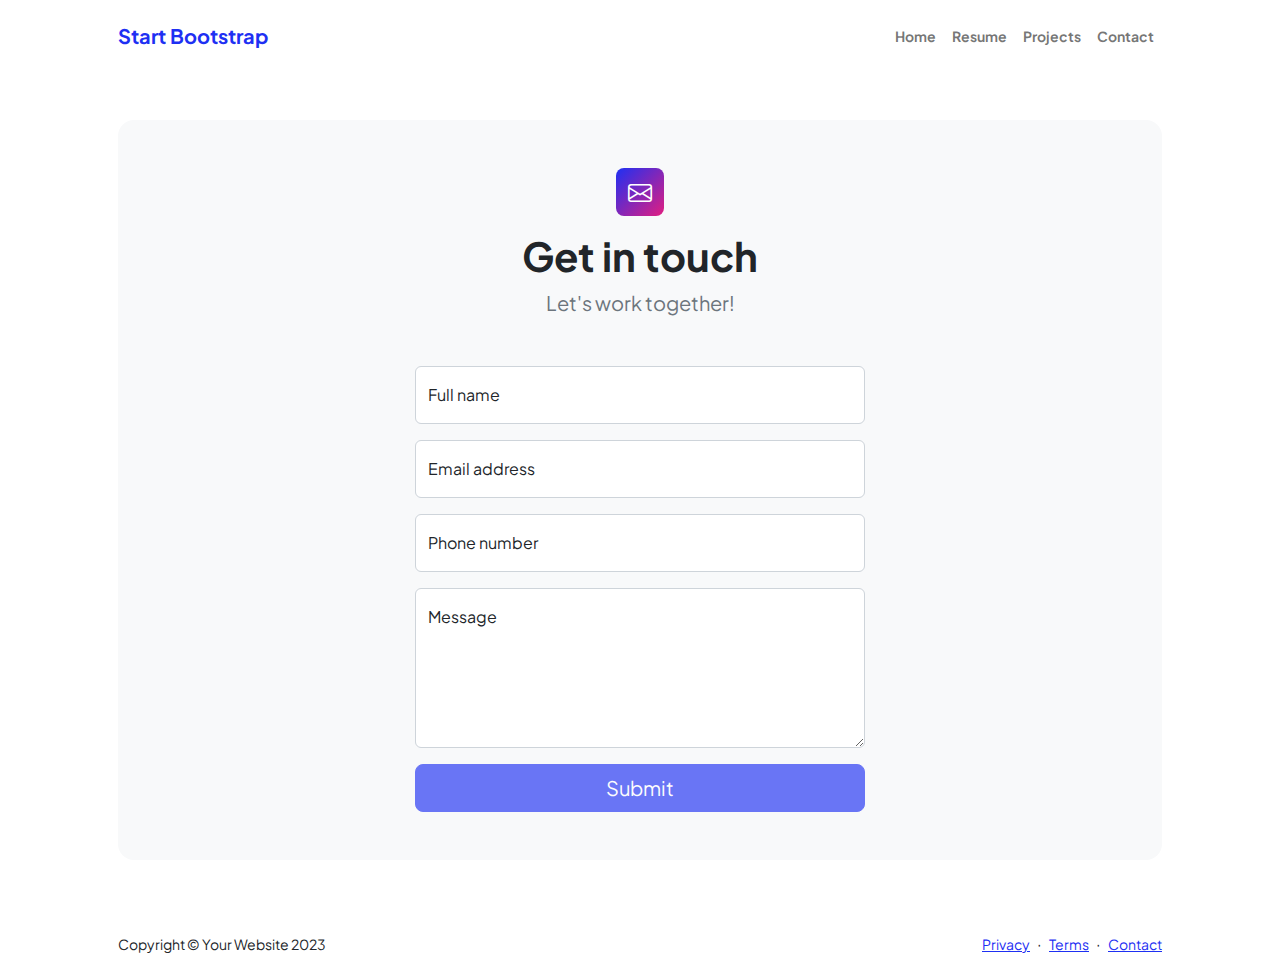
<file: contact.html>
<!DOCTYPE html>
<html lang="en">
    <head>
        <meta charset="utf-8" />
        <meta name="viewport" content="width=device-width, initial-scale=1, shrink-to-fit=no" />
        <meta name="description" content />
        <meta name="author" content />
        <title>Modern Business - Start Bootstrap Template</title>
        <!-- Favicon-->
        <link rel="icon" type="image/x-icon" href="assets/favicon.ico" />
        <!-- Custom Google font-->
        <link rel="preconnect" href="https://fonts.googleapis.com" />
        <link rel="preconnect" href="https://fonts.gstatic.com" crossorigin />
        <link href="https://fonts.googleapis.com/css2?family=Plus+Jakarta+Sans:wght@100;200;300;400;500;600;700;800;900&amp;display=swap" rel="stylesheet" />
        <!-- Bootstrap icons-->
        <link href="https://cdn.jsdelivr.net/npm/bootstrap-icons@1.8.1/font/bootstrap-icons.css" rel="stylesheet" />
        <!-- Core theme CSS (includes Bootstrap)-->
        <link href="css/styles.css" rel="stylesheet" />
    </head>
    <body class="d-flex flex-column">
        <main class="flex-shrink-0">
            <!-- Navigation-->
            <nav class="navbar navbar-expand-lg navbar-light bg-white py-3">
                <div class="container px-5">
                    <a class="navbar-brand" href="index.html"><span class="fw-bolder text-primary">Start Bootstrap</span></a>
                    <button class="navbar-toggler" type="button" data-bs-toggle="collapse" data-bs-target="#navbarSupportedContent" aria-controls="navbarSupportedContent" aria-expanded="false" aria-label="Toggle navigation"><span class="navbar-toggler-icon"></span></button>
                    <div class="collapse navbar-collapse" id="navbarSupportedContent">
                        <ul class="navbar-nav ms-auto mb-2 mb-lg-0 small fw-bolder">
                            <li class="nav-item"><a class="nav-link" href="index.html">Home</a></li>
                            <li class="nav-item"><a class="nav-link" href="resume.html">Resume</a></li>
                            <li class="nav-item"><a class="nav-link" href="projects.html">Projects</a></li>
                            <li class="nav-item"><a class="nav-link" href="contact.html">Contact</a></li>
                        </ul>
                    </div>
                </div>
            </nav>
            <!-- Page content-->
            <section class="py-5">
                <div class="container px-5">
                    <!-- Contact form-->
                    <div class="bg-light rounded-4 py-5 px-4 px-md-5">
                        <div class="text-center mb-5">
                            <div class="feature bg-primary bg-gradient-primary-to-secondary text-white rounded-3 mb-3"><i class="bi bi-envelope"></i></div>
                            <h1 class="fw-bolder">Get in touch</h1>
                            <p class="lead fw-normal text-muted mb-0">Let's work together!</p>
                        </div>
                        <div class="row gx-5 justify-content-center">
                            <div class="col-lg-8 col-xl-6">
                                <!-- * * * * * * * * * * * * * * *-->
                                <!-- * * SB Forms Contact Form * *-->
                                <!-- * * * * * * * * * * * * * * *-->
                                <!-- This form is pre-integrated with SB Forms.-->
                                <!-- To make this form functional, sign up at-->
                                <!-- https://startbootstrap.com/solution/contact-forms-->
                                <!-- to get an API token!-->
                                <form id="contactForm" data-sb-form-api-token="API_TOKEN">
                                    <!-- Name input-->
                                    <div class="form-floating mb-3">
                                        <input class="form-control" id="name" type="text" placeholder="Enter your name..." data-sb-validations="required" />
                                        <label for="name">Full name</label>
                                        <div class="invalid-feedback" data-sb-feedback="name:required">A name is required.</div>
                                    </div>
                                    <!-- Email address input-->
                                    <div class="form-floating mb-3">
                                        <input class="form-control" id="email" type="email" placeholder="name@example.com" data-sb-validations="required,email" />
                                        <label for="email">Email address</label>
                                        <div class="invalid-feedback" data-sb-feedback="email:required">An email is required.</div>
                                        <div class="invalid-feedback" data-sb-feedback="email:email">Email is not valid.</div>
                                    </div>
                                    <!-- Phone number input-->
                                    <div class="form-floating mb-3">
                                        <input class="form-control" id="phone" type="tel" placeholder="(123) 456-7890" data-sb-validations="required" />
                                        <label for="phone">Phone number</label>
                                        <div class="invalid-feedback" data-sb-feedback="phone:required">A phone number is required.</div>
                                    </div>
                                    <!-- Message input-->
                                    <div class="form-floating mb-3">
                                        <textarea class="form-control" id="message" type="text" placeholder="Enter your message here..." style="height: 10rem" data-sb-validations="required"></textarea>
                                        <label for="message">Message</label>
                                        <div class="invalid-feedback" data-sb-feedback="message:required">A message is required.</div>
                                    </div>
                                    <!-- Submit success message-->
                                    <!---->
                                    <!-- This is what your users will see when the form-->
                                    <!-- has successfully submitted-->
                                    <div class="d-none" id="submitSuccessMessage">
                                        <div class="text-center mb-3">
                                            <div class="fw-bolder">Form submission successful!</div>
                                            To activate this form, sign up at
                                            <br />
                                            <a href="https://startbootstrap.com/solution/contact-forms">https://startbootstrap.com/solution/contact-forms</a>
                                        </div>
                                    </div>
                                    <!-- Submit error message-->
                                    <!---->
                                    <!-- This is what your users will see when there is-->
                                    <!-- an error submitting the form-->
                                    <div class="d-none" id="submitErrorMessage"><div class="text-center text-danger mb-3">Error sending message!</div></div>
                                    <!-- Submit Button-->
                                    <div class="d-grid"><button class="btn btn-primary btn-lg disabled" id="submitButton" type="submit">Submit</button></div>
                                </form>
                            </div>
                        </div>
                    </div>
                </div>
            </section>
        </main>
        <!-- Footer-->
        <footer class="bg-white py-4 mt-auto">
            <div class="container px-5">
                <div class="row align-items-center justify-content-between flex-column flex-sm-row">
                    <div class="col-auto"><div class="small m-0">Copyright &copy; Your Website 2023</div></div>
                    <div class="col-auto">
                        <a class="small" href="#!">Privacy</a>
                        <span class="mx-1">&middot;</span>
                        <a class="small" href="#!">Terms</a>
                        <span class="mx-1">&middot;</span>
                        <a class="small" href="#!">Contact</a>
                    </div>
                </div>
            </div>
        </footer>
        <!-- Bootstrap core JS-->
        <script src="https://cdn.jsdelivr.net/npm/bootstrap@5.2.3/dist/js/bootstrap.bundle.min.js"></script>
        <!-- Core theme JS-->
        <script src="js/scripts.js"></script>
        <!-- * * * * * * * * * * * * * * * * * * * * * * * * * * * * * * * * * * * * * * * *-->
        <!-- * *                               SB Forms JS                               * *-->
        <!-- * * Activate your form at https://startbootstrap.com/solution/contact-forms * *-->
        <!-- * * * * * * * * * * * * * * * * * * * * * * * * * * * * * * * * * * * * * * * *-->
        <script src="https://cdn.startbootstrap.com/sb-forms-latest.js"></script>
    </body>
</html>
</file>
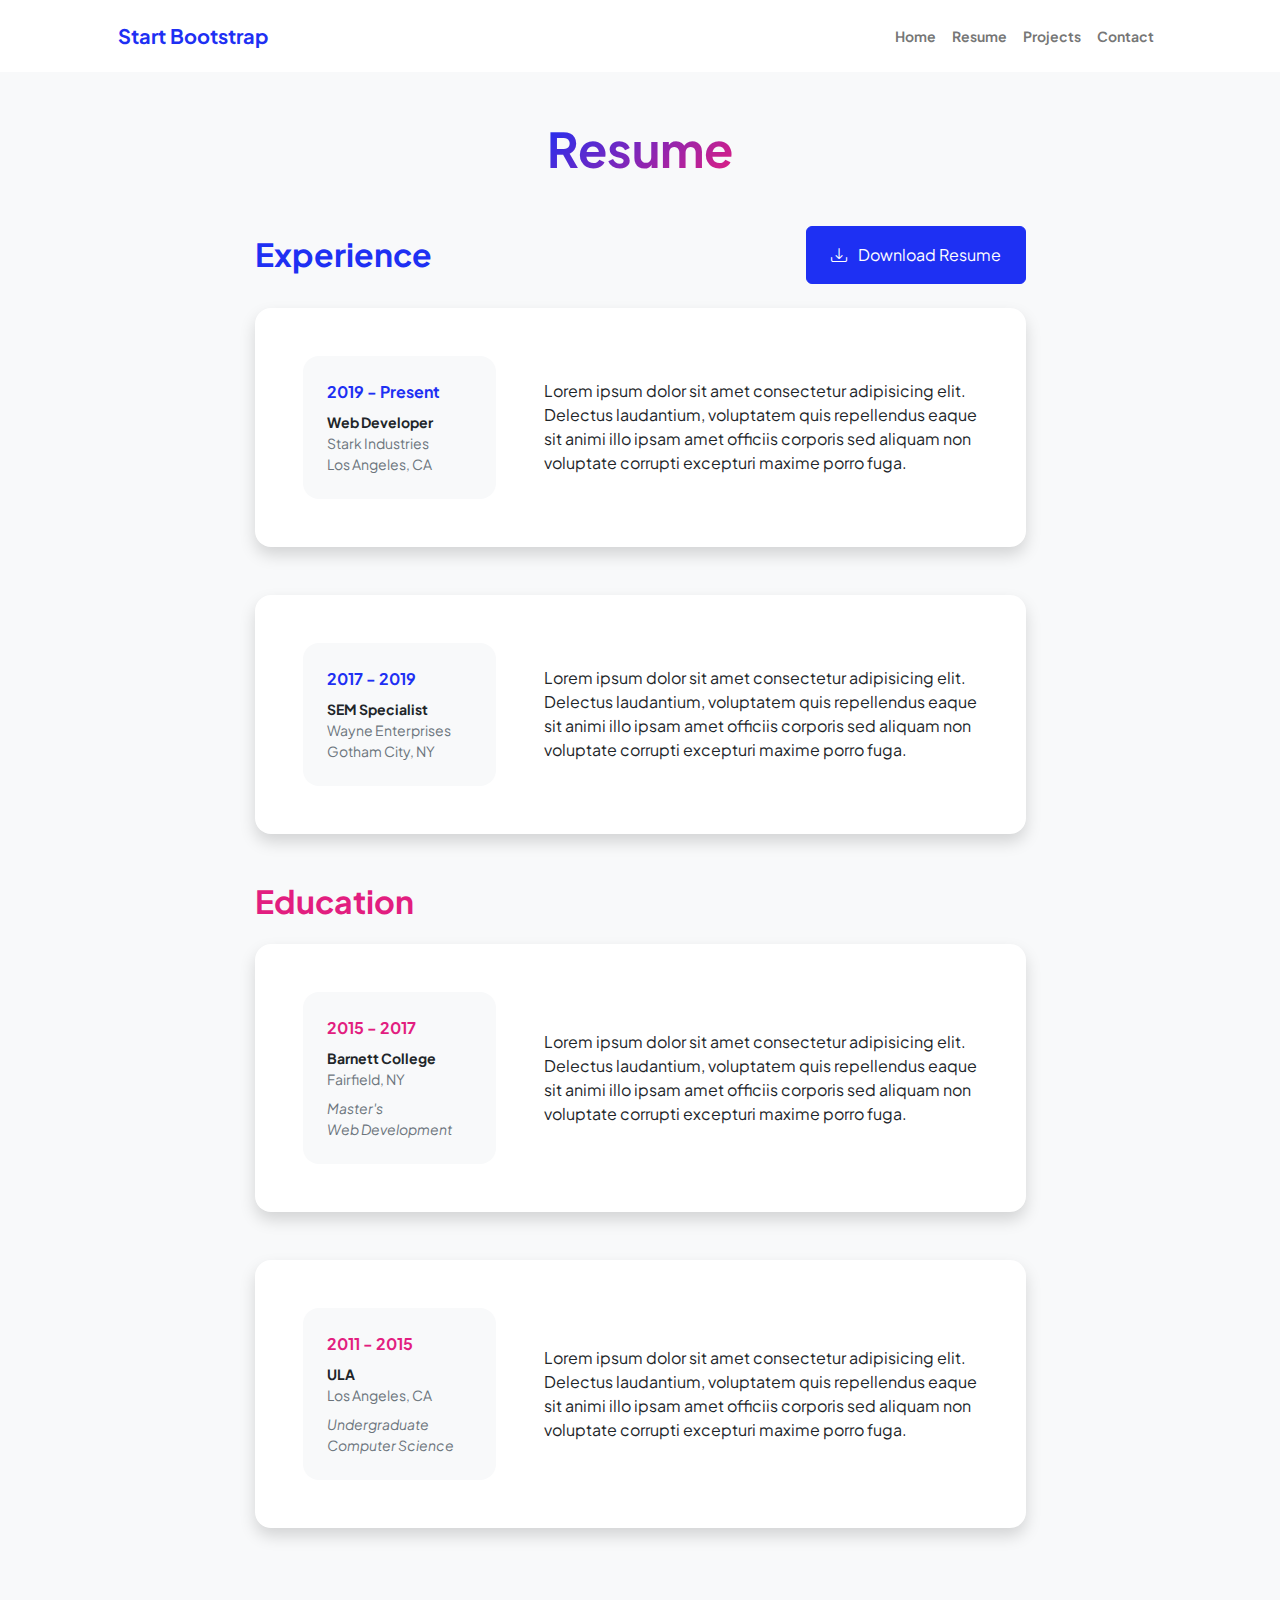
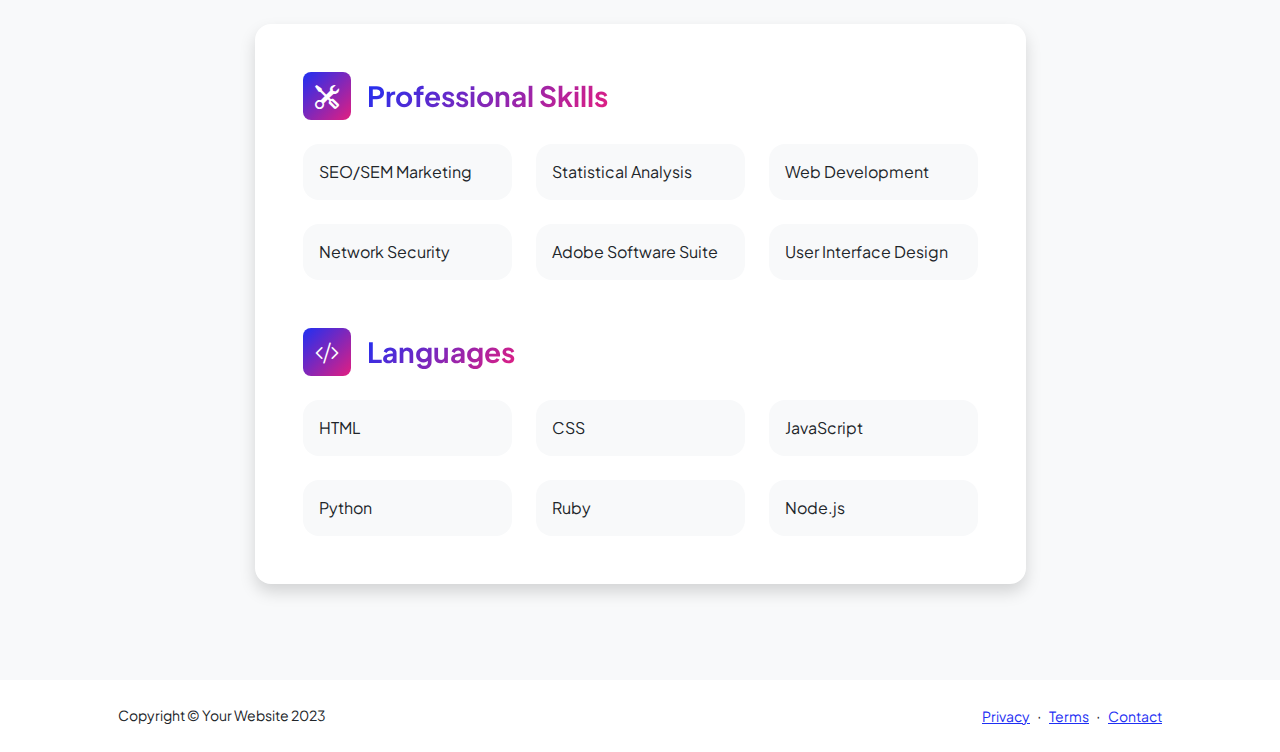
<file: resume.html>
<!DOCTYPE html>
<html lang="en">
    <head>
        <meta charset="utf-8" />
        <meta name="viewport" content="width=device-width, initial-scale=1, shrink-to-fit=no" />
        <meta name="description" content="" />
        <meta name="author" content="" />
        <title>Personal - Start Bootstrap Template</title>
        <!-- Favicon-->
        <link rel="icon" type="image/x-icon" href="assets/favicon.ico" />
        <!-- Custom Google font-->
        <link rel="preconnect" href="https://fonts.googleapis.com" />
        <link rel="preconnect" href="https://fonts.gstatic.com" crossorigin />
        <link href="https://fonts.googleapis.com/css2?family=Plus+Jakarta+Sans:wght@100;200;300;400;500;600;700;800;900&amp;display=swap" rel="stylesheet" />
        <!-- Bootstrap icons-->
        <link href="https://cdn.jsdelivr.net/npm/bootstrap-icons@1.8.1/font/bootstrap-icons.css" rel="stylesheet" />
        <!-- Core theme CSS (includes Bootstrap)-->
        <link href="css/styles.css" rel="stylesheet" />
    </head>
    <body class="d-flex flex-column h-100 bg-light">
        <main class="flex-shrink-0">
            <!-- Navigation-->
            <nav class="navbar navbar-expand-lg navbar-light bg-white py-3">
                <div class="container px-5">
                    <a class="navbar-brand" href="index.html"><span class="fw-bolder text-primary">Start Bootstrap</span></a>
                    <button class="navbar-toggler" type="button" data-bs-toggle="collapse" data-bs-target="#navbarSupportedContent" aria-controls="navbarSupportedContent" aria-expanded="false" aria-label="Toggle navigation"><span class="navbar-toggler-icon"></span></button>
                    <div class="collapse navbar-collapse" id="navbarSupportedContent">
                        <ul class="navbar-nav ms-auto mb-2 mb-lg-0 small fw-bolder">
                            <li class="nav-item"><a class="nav-link" href="index.html">Home</a></li>
                            <li class="nav-item"><a class="nav-link" href="resume.html">Resume</a></li>
                            <li class="nav-item"><a class="nav-link" href="projects.html">Projects</a></li>
                            <li class="nav-item"><a class="nav-link" href="contact.html">Contact</a></li>
                        </ul>
                    </div>
                </div>
            </nav>
            <!-- Page Content-->
            <div class="container px-5 my-5">
                <div class="text-center mb-5">
                    <h1 class="display-5 fw-bolder mb-0"><span class="text-gradient d-inline">Resume</span></h1>
                </div>
                <div class="row gx-5 justify-content-center">
                    <div class="col-lg-11 col-xl-9 col-xxl-8">
                        <!-- Experience Section-->
                        <section>
                            <div class="d-flex align-items-center justify-content-between mb-4">
                                <h2 class="text-primary fw-bolder mb-0">Experience</h2>
                                <!-- Download resume button-->
                                <!-- Note: Set the link href target to a PDF file within your project-->
                                <a class="btn btn-primary px-4 py-3" href="#!">
                                    <div class="d-inline-block bi bi-download me-2"></div>
                                    Download Resume
                                </a>
                            </div>
                            <!-- Experience Card 1-->
                            <div class="card shadow border-0 rounded-4 mb-5">
                                <div class="card-body p-5">
                                    <div class="row align-items-center gx-5">
                                        <div class="col text-center text-lg-start mb-4 mb-lg-0">
                                            <div class="bg-light p-4 rounded-4">
                                                <div class="text-primary fw-bolder mb-2">2019 - Present</div>
                                                <div class="small fw-bolder">Web Developer</div>
                                                <div class="small text-muted">Stark Industries</div>
                                                <div class="small text-muted">Los Angeles, CA</div>
                                            </div>
                                        </div>
                                        <div class="col-lg-8"><div>Lorem ipsum dolor sit amet consectetur adipisicing elit. Delectus laudantium, voluptatem quis repellendus eaque sit animi illo ipsam amet officiis corporis sed aliquam non voluptate corrupti excepturi maxime porro fuga.</div></div>
                                    </div>
                                </div>
                            </div>
                            <!-- Experience Card 2-->
                            <div class="card shadow border-0 rounded-4 mb-5">
                                <div class="card-body p-5">
                                    <div class="row align-items-center gx-5">
                                        <div class="col text-center text-lg-start mb-4 mb-lg-0">
                                            <div class="bg-light p-4 rounded-4">
                                                <div class="text-primary fw-bolder mb-2">2017 - 2019</div>
                                                <div class="small fw-bolder">SEM Specialist</div>
                                                <div class="small text-muted">Wayne Enterprises</div>
                                                <div class="small text-muted">Gotham City, NY</div>
                                            </div>
                                        </div>
                                        <div class="col-lg-8"><div>Lorem ipsum dolor sit amet consectetur adipisicing elit. Delectus laudantium, voluptatem quis repellendus eaque sit animi illo ipsam amet officiis corporis sed aliquam non voluptate corrupti excepturi maxime porro fuga.</div></div>
                                    </div>
                                </div>
                            </div>
                        </section>
                        <!-- Education Section-->
                        <section>
                            <h2 class="text-secondary fw-bolder mb-4">Education</h2>
                            <!-- Education Card 1-->
                            <div class="card shadow border-0 rounded-4 mb-5">
                                <div class="card-body p-5">
                                    <div class="row align-items-center gx-5">
                                        <div class="col text-center text-lg-start mb-4 mb-lg-0">
                                            <div class="bg-light p-4 rounded-4">
                                                <div class="text-secondary fw-bolder mb-2">2015 - 2017</div>
                                                <div class="mb-2">
                                                    <div class="small fw-bolder">Barnett College</div>
                                                    <div class="small text-muted">Fairfield, NY</div>
                                                </div>
                                                <div class="fst-italic">
                                                    <div class="small text-muted">Master's</div>
                                                    <div class="small text-muted">Web Development</div>
                                                </div>
                                            </div>
                                        </div>
                                        <div class="col-lg-8"><div>Lorem ipsum dolor sit amet consectetur adipisicing elit. Delectus laudantium, voluptatem quis repellendus eaque sit animi illo ipsam amet officiis corporis sed aliquam non voluptate corrupti excepturi maxime porro fuga.</div></div>
                                    </div>
                                </div>
                            </div>
                            <!-- Education Card 2-->
                            <div class="card shadow border-0 rounded-4 mb-5">
                                <div class="card-body p-5">
                                    <div class="row align-items-center gx-5">
                                        <div class="col text-center text-lg-start mb-4 mb-lg-0">
                                            <div class="bg-light p-4 rounded-4">
                                                <div class="text-secondary fw-bolder mb-2">2011 - 2015</div>
                                                <div class="mb-2">
                                                    <div class="small fw-bolder">ULA</div>
                                                    <div class="small text-muted">Los Angeles, CA</div>
                                                </div>
                                                <div class="fst-italic">
                                                    <div class="small text-muted">Undergraduate</div>
                                                    <div class="small text-muted">Computer Science</div>
                                                </div>
                                            </div>
                                        </div>
                                        <div class="col-lg-8"><div>Lorem ipsum dolor sit amet consectetur adipisicing elit. Delectus laudantium, voluptatem quis repellendus eaque sit animi illo ipsam amet officiis corporis sed aliquam non voluptate corrupti excepturi maxime porro fuga.</div></div>
                                    </div>
                                </div>
                            </div>
                        </section>
                        <!-- Divider-->
                        <div class="pb-5"></div>
                        <!-- Skills Section-->
                        <section>
                            <!-- Skillset Card-->
                            <div class="card shadow border-0 rounded-4 mb-5">
                                <div class="card-body p-5">
                                    <!-- Professional skills list-->
                                    <div class="mb-5">
                                        <div class="d-flex align-items-center mb-4">
                                            <div class="feature bg-primary bg-gradient-primary-to-secondary text-white rounded-3 me-3"><i class="bi bi-tools"></i></div>
                                            <h3 class="fw-bolder mb-0"><span class="text-gradient d-inline">Professional Skills</span></h3>
                                        </div>
                                        <div class="row row-cols-1 row-cols-md-3 mb-4">
                                            <div class="col mb-4 mb-md-0"><div class="d-flex align-items-center bg-light rounded-4 p-3 h-100">SEO/SEM Marketing</div></div>
                                            <div class="col mb-4 mb-md-0"><div class="d-flex align-items-center bg-light rounded-4 p-3 h-100">Statistical Analysis</div></div>
                                            <div class="col"><div class="d-flex align-items-center bg-light rounded-4 p-3 h-100">Web Development</div></div>
                                        </div>
                                        <div class="row row-cols-1 row-cols-md-3">
                                            <div class="col mb-4 mb-md-0"><div class="d-flex align-items-center bg-light rounded-4 p-3 h-100">Network Security</div></div>
                                            <div class="col mb-4 mb-md-0"><div class="d-flex align-items-center bg-light rounded-4 p-3 h-100">Adobe Software Suite</div></div>
                                            <div class="col"><div class="d-flex align-items-center bg-light rounded-4 p-3 h-100">User Interface Design</div></div>
                                        </div>
                                    </div>
                                    <!-- Languages list-->
                                    <div class="mb-0">
                                        <div class="d-flex align-items-center mb-4">
                                            <div class="feature bg-primary bg-gradient-primary-to-secondary text-white rounded-3 me-3"><i class="bi bi-code-slash"></i></div>
                                            <h3 class="fw-bolder mb-0"><span class="text-gradient d-inline">Languages</span></h3>
                                        </div>
                                        <div class="row row-cols-1 row-cols-md-3 mb-4">
                                            <div class="col mb-4 mb-md-0"><div class="d-flex align-items-center bg-light rounded-4 p-3 h-100">HTML</div></div>
                                            <div class="col mb-4 mb-md-0"><div class="d-flex align-items-center bg-light rounded-4 p-3 h-100">CSS</div></div>
                                            <div class="col"><div class="d-flex align-items-center bg-light rounded-4 p-3 h-100">JavaScript</div></div>
                                        </div>
                                        <div class="row row-cols-1 row-cols-md-3">
                                            <div class="col mb-4 mb-md-0"><div class="d-flex align-items-center bg-light rounded-4 p-3 h-100">Python</div></div>
                                            <div class="col mb-4 mb-md-0"><div class="d-flex align-items-center bg-light rounded-4 p-3 h-100">Ruby</div></div>
                                            <div class="col"><div class="d-flex align-items-center bg-light rounded-4 p-3 h-100">Node.js</div></div>
                                        </div>
                                    </div>
                                </div>
                            </div>
                        </section>
                    </div>
                </div>
            </div>
        </main>
        <!-- Footer-->
        <footer class="bg-white py-4 mt-auto">
            <div class="container px-5">
                <div class="row align-items-center justify-content-between flex-column flex-sm-row">
                    <div class="col-auto"><div class="small m-0">Copyright &copy; Your Website 2023</div></div>
                    <div class="col-auto">
                        <a class="small" href="#!">Privacy</a>
                        <span class="mx-1">&middot;</span>
                        <a class="small" href="#!">Terms</a>
                        <span class="mx-1">&middot;</span>
                        <a class="small" href="#!">Contact</a>
                    </div>
                </div>
            </div>
        </footer>
        <!-- Bootstrap core JS-->
        <script src="https://cdn.jsdelivr.net/npm/bootstrap@5.2.3/dist/js/bootstrap.bundle.min.js"></script>
        <!-- Core theme JS-->
        <script src="js/scripts.js"></script>
    </body>
</html>
</file>
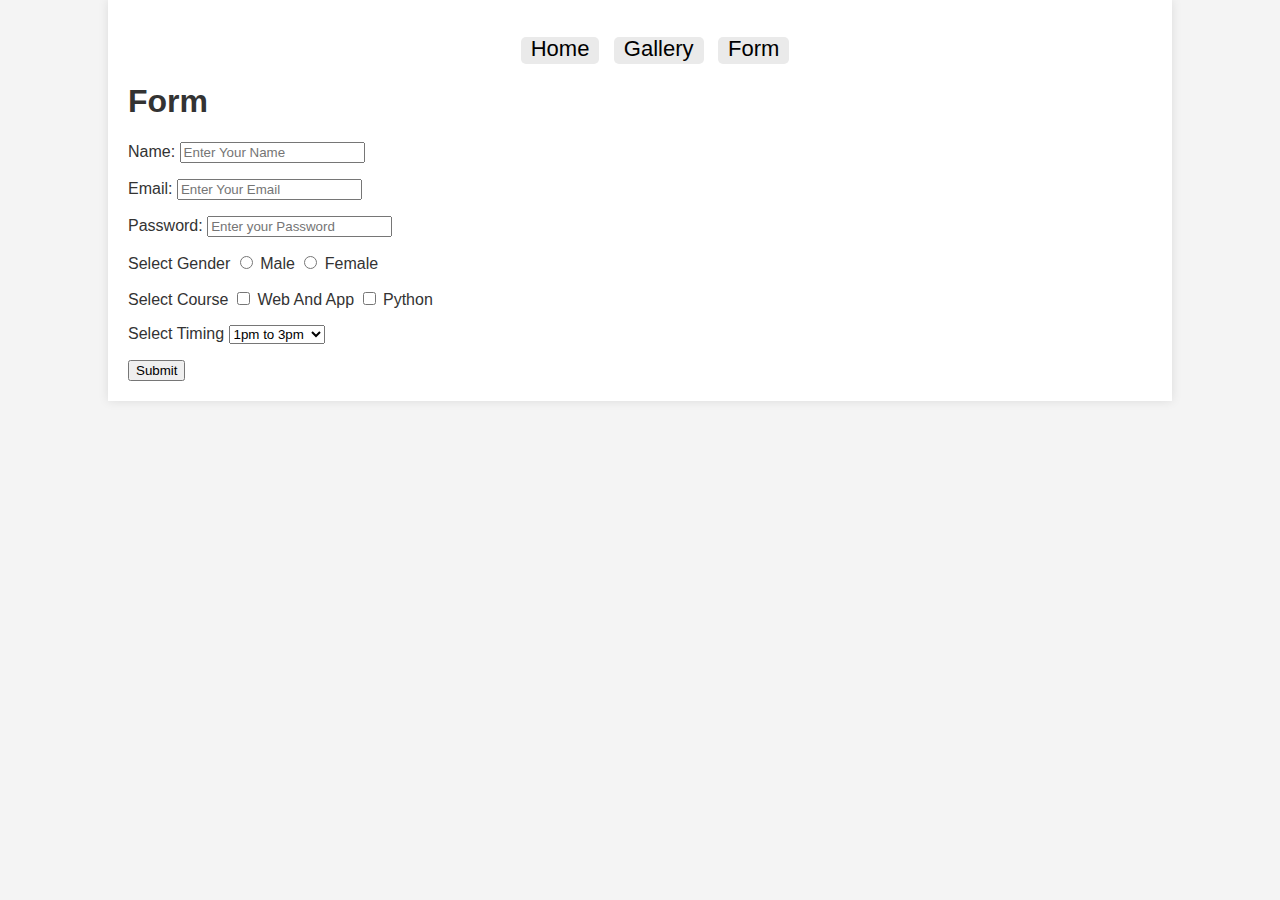
<file: Assignment-2-main/pages/form.html>
<!DOCTYPE html>
<html lang="en">
<head>
    <meta charset="UTF-8">
    <meta name="viewport" content="width=device-width, initial-scale=1.0">
    <title>Gallery</title>

    <link rel="stylesheet" href="../assets/stylesheet.css">
</head>
<body>
    <div class="container">
        <header>
            <ul>
                <li><a href="../index.html">Home</a></li>
                <li><a href="./gallery.html"> Gallery</a></li>
                <li><a href="./form.html">Form</a></li>
            </ul>
        </header>
        <h1>Form</h1>
        <form>
            <p>
            <label for="Name"> Name:  </label>
            <input type="text" name="Name" id="Name" placeholder="Enter Your Name" required>
        </p>
        <p>
            <label for="Email">Email:</label>
            <input type="email" name="Email" id="Email" placeholder="Enter Your Email" required>
        </p>
        <p>
            <label for="password">Password:</label>
            <input type="password" name="pasword" id="password" required placeholder="Enter your Password">
        </p>
        <p>
            <label for="gender">Select Gender</label>
            <input type="radio" name="Gender"  value="Male" id="male"> <Label for="male">Male</Label>
            <input type="radio" name="Gender"  Value="Female" id="Female"> <label for="Female"> Female</label>

        </p>
        <p>
            <label for="Course">Select Course</label>
            <input type="checkbox" name="course" id="web" > <label for="web">Web And App</label>  
            <input type="checkbox" name="course" id="Python" > <label for="Python">Python</label>  
        </p>
        <p>
            <label for="timing">Select Timing</label>
            <select name="timing" id="timing">
                <option value="1 to 3">1pm to 3pm</option>
                <option value="3 to 7">3pm to 7pm</option>
                <option value="5 to 7"> 5pm To 7pm</option>
                <option value="7 to 9">7pm To 9pm</option>
            </select>
        </p>
        <input type="submit" name="submit" id="submit">
        </form>


        </div>
         </body>
</html>
</file>
<file: Assigment-4th--main/style.css>
body {
    display: flex;
    justify-content: center;
    align-items: center;
    height: 100vh;
    margin: 0;
    font-family: Arial, sans-serif;
    background-color: #f0f2f5;
}

.container {
    display: flex;
    width: 1000px;
    
}

.left-section {
    width: 60%;
    padding: 40px;
}

.left-section h1 {
    color: #0866FF;
    font-size: 66px;
    margin: 0;
}

.left-section p {
    font-size: 25px;
    color: #1c1e21;
    

}

.right-section {
    width: 40%;
    display: flex;
    flex-direction: column;
    align-items: center;
    justify-content: center;
    background-color: #fff;
    box-shadow: 0 2px 7px 6px rgba(0, 0, 0, .1);
    padding: 40px;
    border-radius: 8px;

}

form {
    width: 100%;
    display: flex;
    flex-direction: column;
    align-items: center;
}

input {
    width: 100%;
    padding: 15px;
    margin-bottom: 10px;
    border: 1px solid #dddfe2;
    border-radius: 6px;
}

.login-btn {
    width: 100%;
    background-color: #1877f2;
    color: white;
    padding: 15px;
    border: none;
    border-radius: 6px;
    font-size: 16px;
    cursor: pointer;
    margin-bottom: 10px;
}

button.create-account {
    background-color: #42b72a;
    color: white;
    padding: 15px;
    border: none;
    border-radius: 6px;
    font-size: 16px;
    cursor: pointer;
}

a {
    color: #1877f2;
    text-decoration: none;
    font-size: 14px;
    margin-bottom: 10px;
}

hr {
    width: 100%;
    border: none;
    border-top: 1px solid #dddfe2;
    margin: 20px 0;
}

p {
    font-size: 12px;
    color: #606770;
}



@media only screen and (max-width: 600px){

    .container {
        flex-direction: column;
        justify-content: center;
        align-items: center;
        }
    .left-section{
        text-align: center;
    }
    .right-section{
        width: 70%;
        margin-bottom: 30px;
    }
    h1{
        font-size:54px !important;
    }

}
</file>
<file: Assigment-6th-main/style.css>
body{
    margin: 0;
    padding: 0;
    background-color: #3c40c6;

}
.container{
    width: 100vw;
    /* height: 100vh; */

}
header h1{
    margin:0;
}
header{
    display: flex;
    justify-content: space-around;
    height: 80px;
    align-items: center;
    color: white;
 
}
.subscribe-sec{
    display: flex;
    column-gap: 55px;
}
.box-parent {
    display: flex;
    justify-content: center;
    column-gap: 15px;
    margin-top: 4%;
   
}
a {
    color: black;
    text-decoration: none;
    font-weight: 800;
}
.box {
    padding-top: 10px !important;
    background: white;
    padding: 0px 10px;
    border-radius: 5px;
    width: 22%;
    
}

.box-content {
    display: flex;
    justify-content: space-between;
}


.box img {
    width: 100%;
}
h4 {
    margin: 0px;
     margin-top: 3px;
}

p {
    margin: 0px;
    margin-top: 3px;
}





@media screen and (max-width:1024px) {
    .box-parent {
        margin: 1px 21px;
        display: flex;
        justify-content: center;
        column-gap: 11px;
        margin-top: 4%;
    }
    .box{
        width: 26%;
    }
    .box {
     width: 26% !important;
    }
}

@media screen and (max-width:768px){
    .box {
     width: 30% !important;
    }

}
@media screen and (max-width:425px) {

    .box-parent {
        margin: 1px 21px;
        display: flex;
        flex-direction: column;
        justify-content: center;
        row-gap: 31px;
        margin-top: 4%;
    }
    .box {
        width: 95% !important;
    }
    header {
        display: flex;
        flex-direction: column;
        height: 130px;
        text-align: center;
        margin: 21px 0px;
    }
    
    .subscribe-sec {
        display: flex;
        flex-direction: column;
    }
    h2 {
        margin-bottom: 1px;
    }
}
</file>
<file: Assignment-2-main/assets/stylesheet.css>
body {
    font-family: Arial, sans-serif;
    margin: 0;
    padding: 0;
    background-color: #f4f4f4;
    color: #333;
}
.container {
    width: 80%;
    margin: 0 auto;
    background-color: #fff;
    padding: 20px;
    box-shadow: 0 0 10px rgba(0,0,0,0.1);
}
header {
    text-align: center;
    margin-bottom: 20px;
   
}
header ul li{
    display: inline;
    background-color: #eaeaea;
    padding: 5px 10px;
    border-radius: 5px;
    margin-right: 10px;
    text-decoration: none;
}
header ul li a{
    text-decoration: none;
    color:black;
    font-size:22px;
}
header h1 {
    margin: 0;
}
.contact-info {
    
    margin-bottom: 20px;
}
.contact-info p {
    margin: 5px 0;
}
section {
    margin-bottom: 20px;
}
section h2 {
   
    padding-bottom: 5px;
}
.skills ul, .experience ul, .education ul {
    list-style-type: none;
    padding: 0;
}
.skills ul li, .experience ul li, .education ul li {
    margin-bottom: 10px;
}
.skills ul li {
    display: inline-block;
    background-color: #eaeaea;
    padding: 5px 10px;
    border-radius: 5px;
    margin-right: 10px;
}

/* gallery css */
.gallery{
    text-align: center;
    font-size: 33px;
}
.gallery ul li{
    display: inline;
   
}
.gallery ul li img{
      
    width: 24%;
}
</file>
